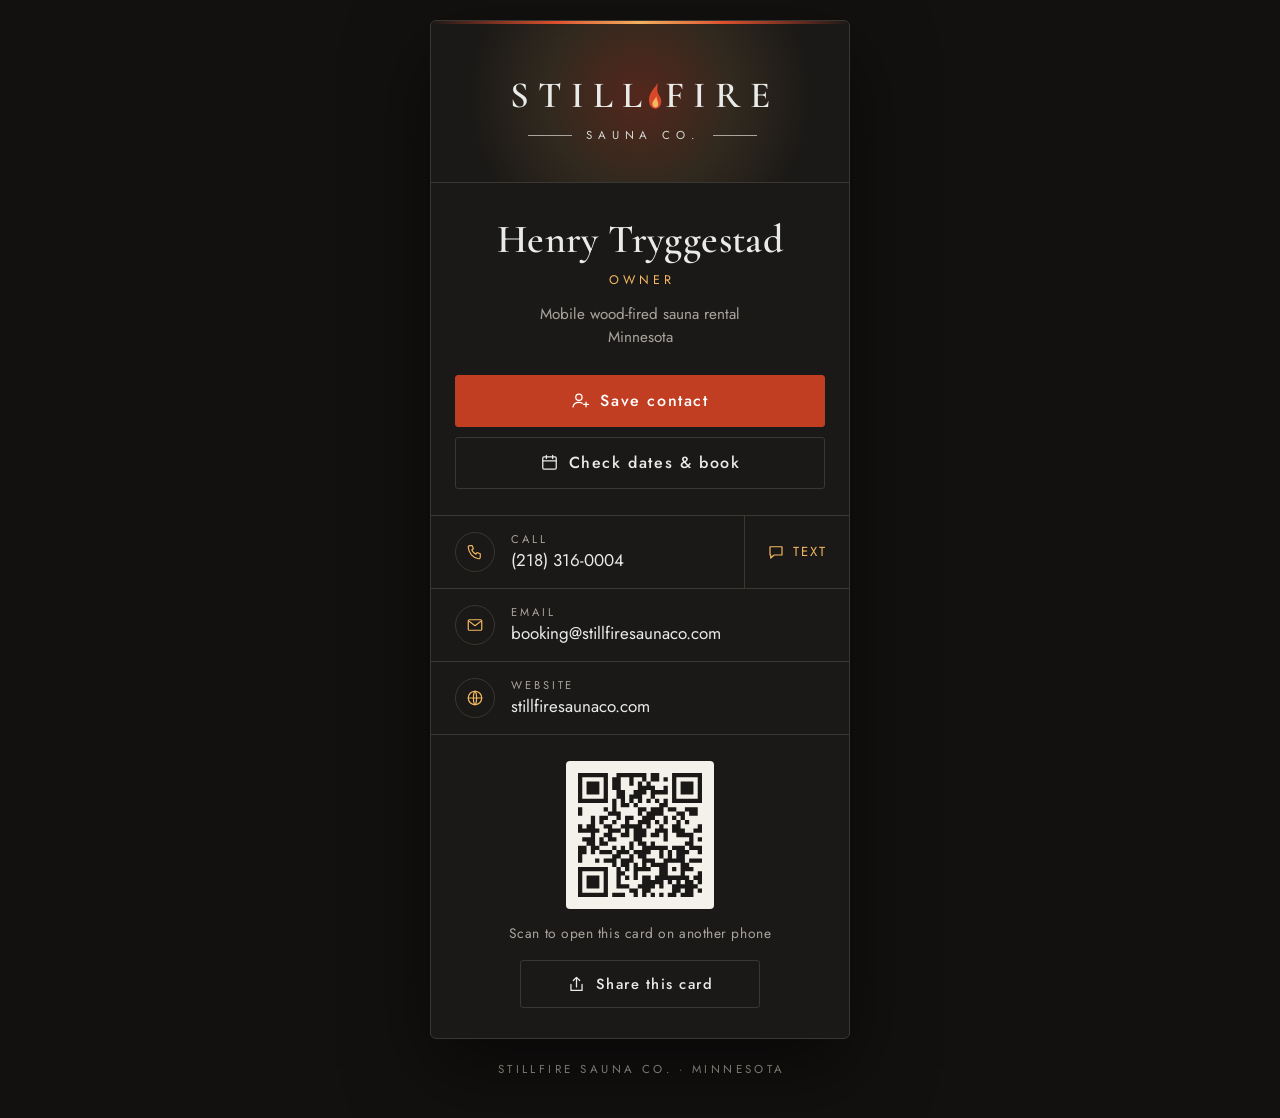
<file: card/index.html>
<!DOCTYPE html>
<html lang="en" data-theme="dark">
<head>
<meta charset="utf-8">
<meta name="viewport" content="width=device-width, initial-scale=1, viewport-fit=cover">
<title>Henry Tryggestad — Stillfire Sauna Co.</title>
<meta name="description" content="Henry Tryggestad, owner of Stillfire Sauna Co. Mobile wood-fired sauna rental in Minnesota. Call, text, email or save the contact.">
<meta property="og:type" content="profile">
<meta property="og:title" content="Henry Tryggestad — Stillfire Sauna Co.">
<meta property="og:description" content="Owner, Stillfire Sauna Co. Mobile wood-fired sauna rental in Minnesota.">
<meta property="og:url" content="https://stillfiresaunaco.com/card/">
<meta name="theme-color" content="#1B1917">
<link rel="canonical" href="https://stillfiresaunaco.com/card/">
<link rel="preconnect" href="https://fonts.googleapis.com">
<link rel="preconnect" href="https://fonts.gstatic.com" crossorigin>
<link rel="stylesheet" href="https://fonts.googleapis.com/css2?family=Cormorant+Garamond:wght@500;600&family=Jost:wght@400;500&display=swap">
<link rel="icon" href="data:image/svg+xml,%3Csvg xmlns=%27http://www.w3.org/2000/svg%27 viewBox=%27-36 -62 72 112%27%3E%3Cpath d=%27M10,-58 C4,-40 -24,-22 -24,10 C-24,32 -12,46 2,46 C16,46 26,34 26,16 C26,-2 12,-10 10,-28 C9,-38 12,-48 10,-58 Z%27 fill=%27%23D8472A%27/%3E%3Cpath d=%27M6,-4 C2,8 -10,15 -10,27 C-10,36 -4,41 3,41 C10,41 14,35 14,28 C14,18 7,11 6,-4 Z%27 fill=%27%23F4B860%27/%3E%3C/svg%3E">
<script>try{var t=localStorage.getItem("stillfire-theme");if(t==="dark"||t==="light")document.documentElement.setAttribute("data-theme",t);}catch(e){}</script>
<style>
:root {
  --ember: #D8472A; --ember-btn: #C23E22; --ember-btn-h: #A9351C; --amber: #F4B860;
  --serif: 'Cormorant Garamond', Georgia, 'Times New Roman', serif;
  --sans: 'Jost', system-ui, -apple-system, 'Segoe UI', Arial, sans-serif;
  /* dark (default for the card) */
  --page: #131110; --card: #1B1917; --fg: #E9EBE8; --soft: #D6D8D4; --mute: #A9A59E; --line: #3A3631;
  --accent: #F4B860; --row-h: #24211E; --glow: rgba(216, 71, 42, 0.30); --glow2: rgba(244, 184, 96, 0.10);
  --shadow: 0 30px 80px rgba(0, 0, 0, 0.55);
}
[data-theme="light"] {
  --page: #E9E1D3; --card: #FFFCF7; --fg: #1B1917; --soft: #4A4744; --mute: #6B6762; --line: #D6CCBC;
  --accent: #9A2E16; --row-h: #F7F2E9; --glow: rgba(216, 71, 42, 0.16); --glow2: rgba(244, 184, 96, 0.22);
  --shadow: 0 30px 70px rgba(60, 40, 20, 0.18);
}
* { box-sizing: border-box; }
html { -webkit-text-size-adjust: 100%; }
body {
  margin: 0; min-height: 100vh; min-height: 100dvh; background: var(--page); color: var(--fg);
  font-family: var(--sans); font-size: 1.0625rem; line-height: 1.5; -webkit-font-smoothing: antialiased;
  display: flex; flex-direction: column; align-items: center; justify-content: center;
  padding: max(20px, env(safe-area-inset-top)) 16px max(28px, env(safe-area-inset-bottom));
}
[hidden] { display: none !important; }
a { color: inherit; }
:focus-visible { outline: 2px solid var(--accent); outline-offset: 3px; }

.card {
  width: 100%; max-width: 420px; background: var(--card); border: 1px solid var(--line);
  border-radius: 6px; box-shadow: var(--shadow); overflow: hidden; position: relative;
}
/* thin ember line across the top edge, like foil on a printed card */
.card::before {
  content: ""; position: absolute; inset: 0 0 auto 0; height: 3px;
  background: linear-gradient(90deg, transparent, var(--ember) 30%, var(--amber) 50%, var(--ember) 70%, transparent);
}

/* logo */
.top { container-type: inline-size; position: relative; padding: 56px 24px 40px; text-align: center; border-bottom: 1px solid var(--line); overflow: hidden; }
.top::before {
  content: ""; position: absolute; left: 50%; top: 46%; width: 340px; height: 340px; transform: translate(-50%, -50%);
  background: radial-gradient(closest-side, var(--glow), var(--glow2) 55%, transparent 100%);
  animation: breathe 6s ease-in-out infinite; pointer-events: none;
}
@keyframes breathe { 0%, 100% { opacity: 0.75; transform: translate(-50%, -50%) scale(0.94); } 50% { opacity: 1; transform: translate(-50%, -50%) scale(1.04); } }
.logo { position: relative; display: inline-flex; flex-direction: column; align-items: center; gap: 16px; text-decoration: none; color: var(--fg); }
.logo-word {
  display: inline-flex; align-items: center; font-family: var(--serif); font-weight: 600;
  font-size: min(10cqw, 2.9rem); letter-spacing: 0.24em; padding-left: 0.24em; line-height: 1; white-space: nowrap;
}
.logo-word svg { width: 0.48em; height: 0.75em; margin: 0 0.04em 0 -0.14em; overflow: visible; }
.logo-word .inner { transform-origin: 2px 41px; animation: flicker 3.2s ease-in-out infinite; }
@keyframes flicker { 0%, 100% { transform: scale(1, 1); } 35% { transform: scale(0.94, 1.07); } 65% { transform: scale(1.05, 0.95); } }
.logo-sub { display: flex; align-items: center; gap: 14px; font-size: 0.72rem; letter-spacing: 0.5em; padding-left: 0.5em; line-height: 1; color: var(--soft); }
.logo-sub i { display: block; width: 44px; height: 1px; background: var(--mute); }

/* person */
.who { padding: 34px 24px 26px; text-align: center; }
.who h1 { font-family: var(--serif); font-weight: 600; font-size: clamp(2rem, 9vw, 2.5rem); line-height: 1.1; letter-spacing: 0.01em; margin: 0 0 10px; }
.role { font-size: 0.78rem; letter-spacing: 0.34em; padding-left: 0.34em; text-transform: uppercase; color: var(--accent); margin: 0; }
.line { color: var(--mute); font-size: 0.95rem; margin: 14px 0 0; text-wrap: balance; }

/* save */
.actions { padding: 0 24px 26px; display: grid; gap: 10px; }
.btn {
  display: flex; align-items: center; justify-content: center; gap: 10px; min-height: 52px; padding: 12px 20px; border-radius: 3px;
  border: 1px solid var(--ember-btn); background: var(--ember-btn); color: #fff; font: 500 1rem var(--sans); letter-spacing: 0.1em;
  text-decoration: none; cursor: pointer; width: 100%;
}
.btn:hover { background: var(--ember-btn-h); border-color: var(--ember-btn-h); }
.btn.ghost { background: transparent; border-color: var(--line); color: var(--fg); }
.btn.ghost:hover { border-color: var(--accent); color: var(--accent); background: transparent; }
.btn svg { width: 19px; height: 19px; flex: none; }

/* contact rows */
.rows { list-style: none; margin: 0; padding: 0; border-top: 1px solid var(--line); }
.rows li + li { border-top: 1px solid var(--line); }
.row { display: flex; align-items: center; gap: 16px; padding: 15px 24px; min-height: 68px; text-decoration: none; color: var(--fg); transition: background 0.2s ease; }
.row:hover { background: var(--row-h); }
.ico { flex: none; width: 40px; height: 40px; border: 1px solid var(--line); border-radius: 50%; display: grid; place-items: center; color: var(--accent); }
.ico svg { width: 18px; height: 18px; }
.txt { min-width: 0; flex: 1; display: flex; flex-direction: column; }
.lbl { font-size: 0.7rem; letter-spacing: 0.26em; text-transform: uppercase; color: var(--mute); }
.val { font-size: clamp(0.86rem, 4.1vw, 1.06rem); overflow-wrap: anywhere; }
.split { display: flex; }
.split .row { flex: 1; }
.split .side { flex: none; padding: 15px 22px; border-left: 1px solid var(--line); font-size: 0.82rem; letter-spacing: 0.16em; text-transform: uppercase; color: var(--accent); gap: 8px; }

/* share */
.share { border-top: 1px solid var(--line); padding: 26px 24px 30px; text-align: center; }
.qr { width: 148px; height: 148px; padding: 12px; background: #F4F1EA; border-radius: 4px; margin: 0 auto 14px; display: block; }
.share p { margin: 0 0 16px; font-size: 0.86rem; letter-spacing: 0.04em; color: var(--mute); }
.share .btn { max-width: 240px; margin: 0 auto; min-height: 46px; font-size: 0.92rem; }

.foot { margin-top: 22px; font-size: 0.72rem; letter-spacing: 0.3em; padding-left: 0.3em; text-transform: uppercase; color: var(--mute); text-align: center; }

@media (max-width: 350px) {
  .who, .actions, .share { padding-left: 16px; padding-right: 16px; }
  .row { padding-left: 16px; padding-right: 16px; gap: 12px; }
  .split .side { padding: 15px 16px; }
  .who h1 { font-size: 1.75rem; }
}
@media (prefers-reduced-motion: reduce) { .top::before, .logo-word .inner { animation: none; } }
@media print { body { background: #fff; } .card { box-shadow: none; } .share .btn, .actions { display: none; } }
</style>
</head>
<body>

<main class="card">

  <div class="top">
    <a class="logo" href="https://stillfiresaunaco.com" aria-label="Stillfire Sauna Co. website">
      <span class="logo-word" aria-hidden="true">STILL<svg viewBox="-36 -62 72 112"><path d="M10,-58 C4,-40 -24,-22 -24,10 C-24,32 -12,46 2,46 C16,46 26,34 26,16 C26,-2 12,-10 10,-28 C9,-38 12,-48 10,-58 Z" fill="#D8472A"/><path class="inner" d="M6,-4 C2,8 -10,15 -10,27 C-10,36 -4,41 3,41 C10,41 14,35 14,28 C14,18 7,11 6,-4 Z" fill="#F4B860"/></svg>FIRE</span>
      <span class="logo-sub" aria-hidden="true"><i></i>SAUNA CO.<i></i></span>
    </a>
  </div>

  <div class="who">
    <h1>Henry Tryggestad</h1>
    <p class="role">Owner</p>
    <p class="line">Mobile wood-fired sauna rental<br>Minnesota</p>
  </div>

  <div class="actions">
    <a class="btn" href="henry-tryggestad.vcf" download="Henry Tryggestad.vcf">
      <svg viewBox="0 0 24 24" fill="none" stroke="currentColor" stroke-width="1.6" stroke-linecap="round" stroke-linejoin="round" aria-hidden="true"><circle cx="10" cy="8" r="4"/><path d="M2.5 20c.8-3.6 3.8-5.5 7.5-5.5 1.6 0 3 .3 4.200 1"/><path d="M19 14v6M16 17h6"/></svg>
      Save contact
    </a>
    <a class="btn ghost" href="https://stillfiresaunaco.com/#book">
      <svg viewBox="0 0 24 24" fill="none" stroke="currentColor" stroke-width="1.6" stroke-linecap="round" stroke-linejoin="round" aria-hidden="true"><rect x="3.5" y="5" width="17" height="15.5" rx="1.5"/><path d="M3.5 10h17M8 3v4M16 3v4"/></svg>
      Check dates &amp; book
    </a>
  </div>

  <ul class="rows">
    <li class="split">
      <a class="row" href="tel:+12183160004">
        <span class="ico" aria-hidden="true"><svg viewBox="0 0 24 24" fill="none" stroke="currentColor" stroke-width="1.6" stroke-linecap="round" stroke-linejoin="round"><path d="M5 3.5h3.2l1.6 4.200-2.100 1.500a12 12 0 0 0 5.600 5.600l1.500-2.100 4.200 1.600V19a2 2 0 0 1-2.200 2A16.500 16.500 0 0 1 3 5.700 2 2 0 0 1 5 3.500z"/></svg></span>
        <span class="txt"><span class="lbl">Call</span><span class="val" style="white-space:nowrap">(218) 316-0004</span></span>
      </a>
      <a class="row side" href="sms:+12183160004" aria-label="Text (218) 316-0004">
        <svg style="width:18px;height:18px;flex:none" viewBox="0 0 24 24" fill="none" stroke="currentColor" stroke-width="1.6" stroke-linecap="round" stroke-linejoin="round" aria-hidden="true"><path d="M4 5h16v11H9.500L5 20v-4H4z"/></svg>Text
      </a>
    </li>
    <li>
      <a class="row" href="mailto:booking@stillfiresaunaco.com">
        <span class="ico" aria-hidden="true"><svg viewBox="0 0 24 24" fill="none" stroke="currentColor" stroke-width="1.6" stroke-linecap="round" stroke-linejoin="round"><rect x="3" y="5" width="18" height="14" rx="1.500"/><path d="m3.500 6.500 8.500 6.500 8.500-6.500"/></svg></span>
        <span class="txt"><span class="lbl">Email</span><span class="val">booking@stillfiresaunaco.com</span></span>
      </a>
    </li>
    <li>
      <a class="row" href="https://stillfiresaunaco.com">
        <span class="ico" aria-hidden="true"><svg viewBox="0 0 24 24" fill="none" stroke="currentColor" stroke-width="1.6" stroke-linecap="round" stroke-linejoin="round"><circle cx="12" cy="12" r="9"/><path d="M3 12h18M12 3c2.800 2.500 2.800 15.500 0 18M12 3c-2.800 2.500-2.800 15.500 0 18"/></svg></span>
        <span class="txt"><span class="lbl">Website</span><span class="val">stillfiresaunaco.com</span></span>
      </a>
    </li>

    <!-- FACEBOOK and INSTAGRAM: when the accounts exist, put each address in the href
         and delete the word "hidden" from that <li>. The row then shows on the card. -->
    <li hidden>
      <a class="row" href="https://www.facebook.com/YOUR-PAGE" rel="me">
        <span class="ico" aria-hidden="true"><svg viewBox="0 0 24 24" fill="none" stroke="currentColor" stroke-width="1.6" stroke-linecap="round" stroke-linejoin="round"><path d="M14.500 21v-8h2.700l.5-3.200h-3.200V7.700c0-1 .4-1.700 1.800-1.700h1.500V3.200C17.300 3.100 16.400 3 15.400 3 13 3 11.300 4.500 11.300 7.300v2.500H8.500V13h2.800v8z"/></svg></span>
        <span class="txt"><span class="lbl">Facebook</span><span class="val">Stillfire Sauna Co.</span></span>
      </a>
    </li>
    <li hidden>
      <a class="row" href="https://www.instagram.com/YOUR-HANDLE" rel="me">
        <span class="ico" aria-hidden="true"><svg viewBox="0 0 24 24" fill="none" stroke="currentColor" stroke-width="1.6" stroke-linecap="round" stroke-linejoin="round"><rect x="3.500" y="3.500" width="17" height="17" rx="4.500"/><circle cx="12" cy="12" r="4"/><circle cx="17" cy="7" r="0.6" fill="currentColor"/></svg></span>
        <span class="txt"><span class="lbl">Instagram</span><span class="val">@YOUR-HANDLE</span></span>
      </a>
    </li>
  </ul>

  <div class="share">
    <img class="qr" src="qr.svg" width="148" height="148" alt="QR code that opens this card: stillfiresaunaco.com/card">
    <p>Scan to open this card on another phone</p>
    <button class="btn ghost" type="button" id="shareBtn">
      <svg viewBox="0 0 24 24" fill="none" stroke="currentColor" stroke-width="1.6" stroke-linecap="round" stroke-linejoin="round" aria-hidden="true"><path d="M12 15V3.500M8 7l4-4 4 4M5 12v7.500h14V12"/></svg>
      <span id="shareLabel">Share this card</span>
    </button>
  </div>

</main>

<p class="foot">Stillfire Sauna Co. · Minnesota</p>

<script>
(function () {
  var btn = document.getElementById("shareBtn"), label = document.getElementById("shareLabel");
  var url = "https://stillfiresaunaco.com/card/";
  function flash(text) { label.textContent = text; setTimeout(function () { label.textContent = "Share this card"; }, 2200); }
  btn.addEventListener("click", function () {
    if (navigator.share) {
      navigator.share({ title: "Henry Tryggestad — Stillfire Sauna Co.", text: "Henry Tryggestad, Stillfire Sauna Co.", url: url }).catch(function () {});
    } else if (navigator.clipboard && navigator.clipboard.writeText) {
      navigator.clipboard.writeText(url).then(function () { flash("Link copied"); }, function () { flash(url.replace("https://", "")); });
    } else { flash(url.replace("https://", "")); }
  });
})();
</script>
</body>
</html>
</file>
